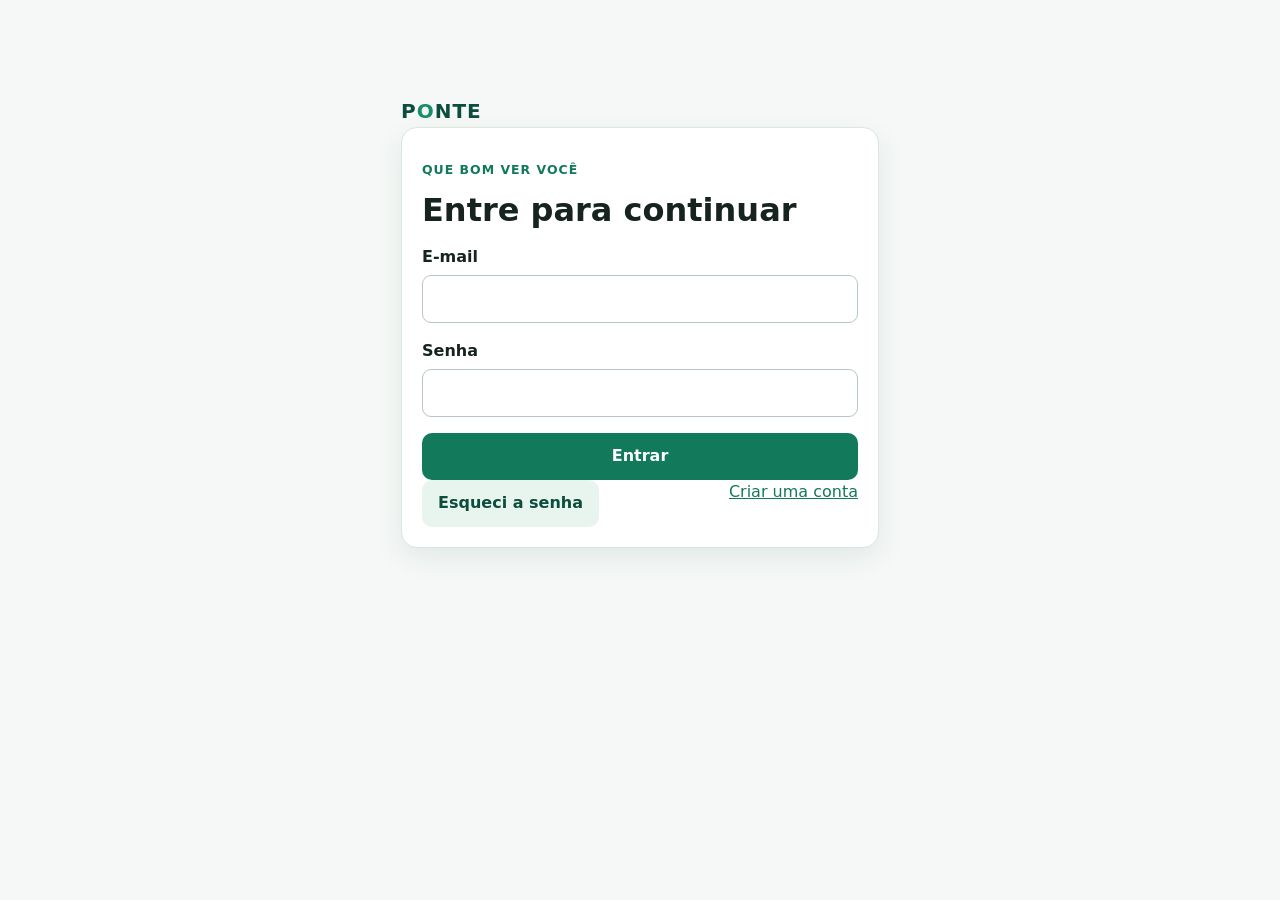
<file: login.html>
<!doctype html><html lang="pt-BR"><head><meta charset="utf-8"><meta name="viewport" content="width=device-width,initial-scale=1"><meta name="description" content="Entre na PONTE."><title>Entrar — PONTE</title><link rel="stylesheet" href="./css/styles.css"></head><body><main class="auth-shell"><a class="brand" href="./index.html">P<span>O</span>NTE</a><section class="auth-card"><p class="eyebrow">Que bom ver você</p><h1>Entre para continuar</h1><div id="status-message" class="status-message" role="status" tabindex="-1" hidden></div><form id="login-form"><label for="email">E-mail<input id="email" type="email" autocomplete="email" required></label><label for="password">Senha<input id="password" type="password" autocomplete="current-password" required></label><button class="primary" type="submit">Entrar</button></form><div class="auth-links"><button class="secondary" id="reset-password" type="button">Esqueci a senha</button><a href="./cadastro.html">Criar uma conta</a></div></section></main><script src="./js/login-standalone.js"></script></body></html>
</file>
<file: css/styles.css>
:root { --green-900:#0d4d3c; --green-700:#13795b; --green-600:#198c68; --green-100:#e8f5ef; --ink:#17231f; --muted:#5e6d66; --paper:#fff; --page:#f5f8f6; --line:#dce6e0; --danger:#b42318; --warning:#9a6700; --shadow:0 10px 28px rgba(18,62,45,.08); --radius:16px; }
* { box-sizing:border-box; } html { scroll-behavior:smooth; } body { margin:0; color:var(--ink); background:var(--page); font:16px/1.55 Inter, ui-sans-serif, system-ui, -apple-system, BlinkMacSystemFont, "Segoe UI", sans-serif; } img { max-width:100%; } a { color:var(--green-700); } button, input, select, textarea { font:inherit; } button, .button { min-height:44px; border:0; border-radius:10px; padding:.7rem 1rem; cursor:pointer; text-decoration:none; display:inline-flex; align-items:center; justify-content:center; gap:.45rem; font-weight:700; } button:focus-visible, a:focus-visible, input:focus-visible, select:focus-visible, textarea:focus-visible { outline:3px solid #efb94e; outline-offset:3px; } .button, button.primary { background:var(--green-700); color:#fff; } .button:hover, button.primary:hover { background:var(--green-900); } .button.secondary, button.secondary { color:var(--green-900); background:var(--green-100); } .button.outline { background:transparent; border:1px solid var(--green-700); color:var(--green-700); } .button[disabled], button[disabled] { opacity:.65; cursor:not-allowed; } .skip-link { position:absolute; left:-999px; } .skip-link:focus { left:1rem; top:1rem; background:#fff; padding:.7rem; z-index:3; }
.site-header { background:#fff; border-bottom:1px solid var(--line); position:sticky; top:0; z-index:2; } .header-inner { max-width:1160px; min-height:68px; margin:auto; padding:0 1rem; display:flex; align-items:center; justify-content:space-between; gap:1rem; } .brand { color:var(--green-900); font-size:1.25rem; font-weight:900; text-decoration:none; letter-spacing:.05em; } .brand span { color:var(--green-600); } .menu-toggle { background:transparent; color:var(--green-900); padding:.5rem; } .main-nav { display:none; width:100%; padding:0 1rem 1rem; } .main-nav.is-open { display:block; } .main-nav a { display:block; padding:.7rem; text-decoration:none; color:var(--ink); border-radius:8px; } .main-nav a[aria-current="page"] { background:var(--green-100); color:var(--green-900); font-weight:700; } .main-nav .nav-logout { width:100%; background:transparent; color:var(--danger); justify-content:flex-start; }
main { max-width:1160px; margin:auto; padding:2rem 1rem 4rem; } .hero { display:grid; gap:2rem; align-items:center; min-height:70vh; } .eyebrow { color:var(--green-700); font-weight:800; text-transform:uppercase; letter-spacing:.08em; font-size:.78rem; } h1,h2,h3 { line-height:1.15; } h1 { font-size:clamp(2.3rem,7vw,4.6rem); margin:.25rem 0 1rem; max-width:780px; } h2 { font-size:clamp(1.55rem,3vw,2.4rem); } .lead { font-size:1.15rem; color:var(--muted); max-width:650px; } .hero-actions, .actions { display:flex; flex-wrap:wrap; gap:.75rem; margin-top:1.3rem; } .hero-card, .card, .form-card, .auth-card { background:var(--paper); border:1px solid var(--line); box-shadow:var(--shadow); border-radius:var(--radius); padding:1.25rem; } .hero-card { background:linear-gradient(145deg,var(--green-900),var(--green-600)); color:#fff; } .hero-card p { color:#dcf4e9; } .feature-grid, .card-grid, .stat-grid { display:grid; grid-template-columns:1fr; gap:1rem; margin-top:1.3rem; } .card h3 { margin-top:0; } .section { margin-top:4rem; } .page-intro { margin-bottom:1.5rem; } .page-intro h1 { font-size:clamp(2rem,5vw,3.2rem); } .status-message { border-left:4px solid var(--green-700); background:var(--green-100); color:var(--green-900); padding:.8rem 1rem; margin-bottom:1rem; border-radius:6px; } .status-message.error { background:#fff0ef; color:#7a271a; border-color:var(--danger); } .status-message.warning { background:#fff8e6; color:#6e4c00; border-color:var(--warning); } .status-message.success { background:#e9f8ed; color:#166534; border-color:#22a06b; }
.stat { padding:1.15rem; background:#fff; border:1px solid var(--line); border-radius:var(--radius); } .stat strong { display:block; font-size:2rem; color:var(--green-900); } .stat span { color:var(--muted); } .progress-track { height:10px; border-radius:99px; overflow:hidden; background:#e5ece8; } .progress-track > span { height:100%; display:block; width:0; background:var(--green-600); border-radius:inherit; transition:width .3s; } .quick-links { display:grid; gap:.7rem; } .quick-links a { padding:1rem; background:#fff; border:1px solid var(--line); border-radius:10px; text-decoration:none; font-weight:700; }
form { display:grid; gap:1rem; } label { display:grid; gap:.35rem; font-weight:700; } input, select, textarea { min-height:44px; padding:.65rem .75rem; border:1px solid #b9c8bf; border-radius:9px; background:#fff; color:var(--ink); } textarea { min-height:110px; resize:vertical; } .form-row { display:grid; gap:1rem; } .hint { color:var(--muted); font-size:.9rem; margin:0; } .list { display:grid; gap:.8rem; } .list-item { background:#fff; border:1px solid var(--line); border-radius:12px; padding:1rem; } .list-item h3 { font-size:1rem; margin:0 0 .25rem; } .list-item p { margin:.2rem 0; color:var(--muted); } .meta { display:flex; gap:.5rem; flex-wrap:wrap; color:var(--muted); font-size:.9rem; } .badge { display:inline-flex; align-items:center; border-radius:99px; padding:.2rem .55rem; background:var(--green-100); color:var(--green-900); font-size:.8rem; font-weight:800; } .badge.high { background:#fff0ef; color:#8b1e15; } .empty-state { border:1px dashed #b9c8bf; border-radius:12px; padding:2rem 1rem; text-align:center; color:var(--muted); background:#fafcfb; } .empty-state h3 { color:var(--ink); } .split { display:grid; gap:1.25rem; } .auth-shell { max-width:510px; margin:4rem auto; } .auth-card h1 { font-size:2rem; } .auth-links { display:flex; justify-content:space-between; flex-wrap:wrap; gap:.6rem; } .danger-text { color:var(--danger); } footer { text-align:center; border-top:1px solid var(--line); background:#fff; padding:2rem 1rem; color:var(--muted); }
@media (min-width:700px) { .header-inner { min-height:76px; } .menu-toggle { display:none; } .main-nav { display:flex !important; align-items:center; justify-content:flex-end; gap:.15rem; padding:0; width:auto; } .main-nav a { display:inline-block; } .main-nav .nav-logout { width:auto; } .hero { grid-template-columns:1.2fr .8fr; } .feature-grid { grid-template-columns:repeat(3,1fr); } .card-grid { grid-template-columns:repeat(2,1fr); } .stat-grid { grid-template-columns:repeat(3,1fr); } .form-row { grid-template-columns:repeat(2,1fr); } .split { grid-template-columns:minmax(0,1.1fr) minmax(280px,.9fr); } }
@media (prefers-reduced-motion:reduce) { *,*:before,*:after { scroll-behavior:auto !important; transition:none !important; animation:none !important; } }
</file>
